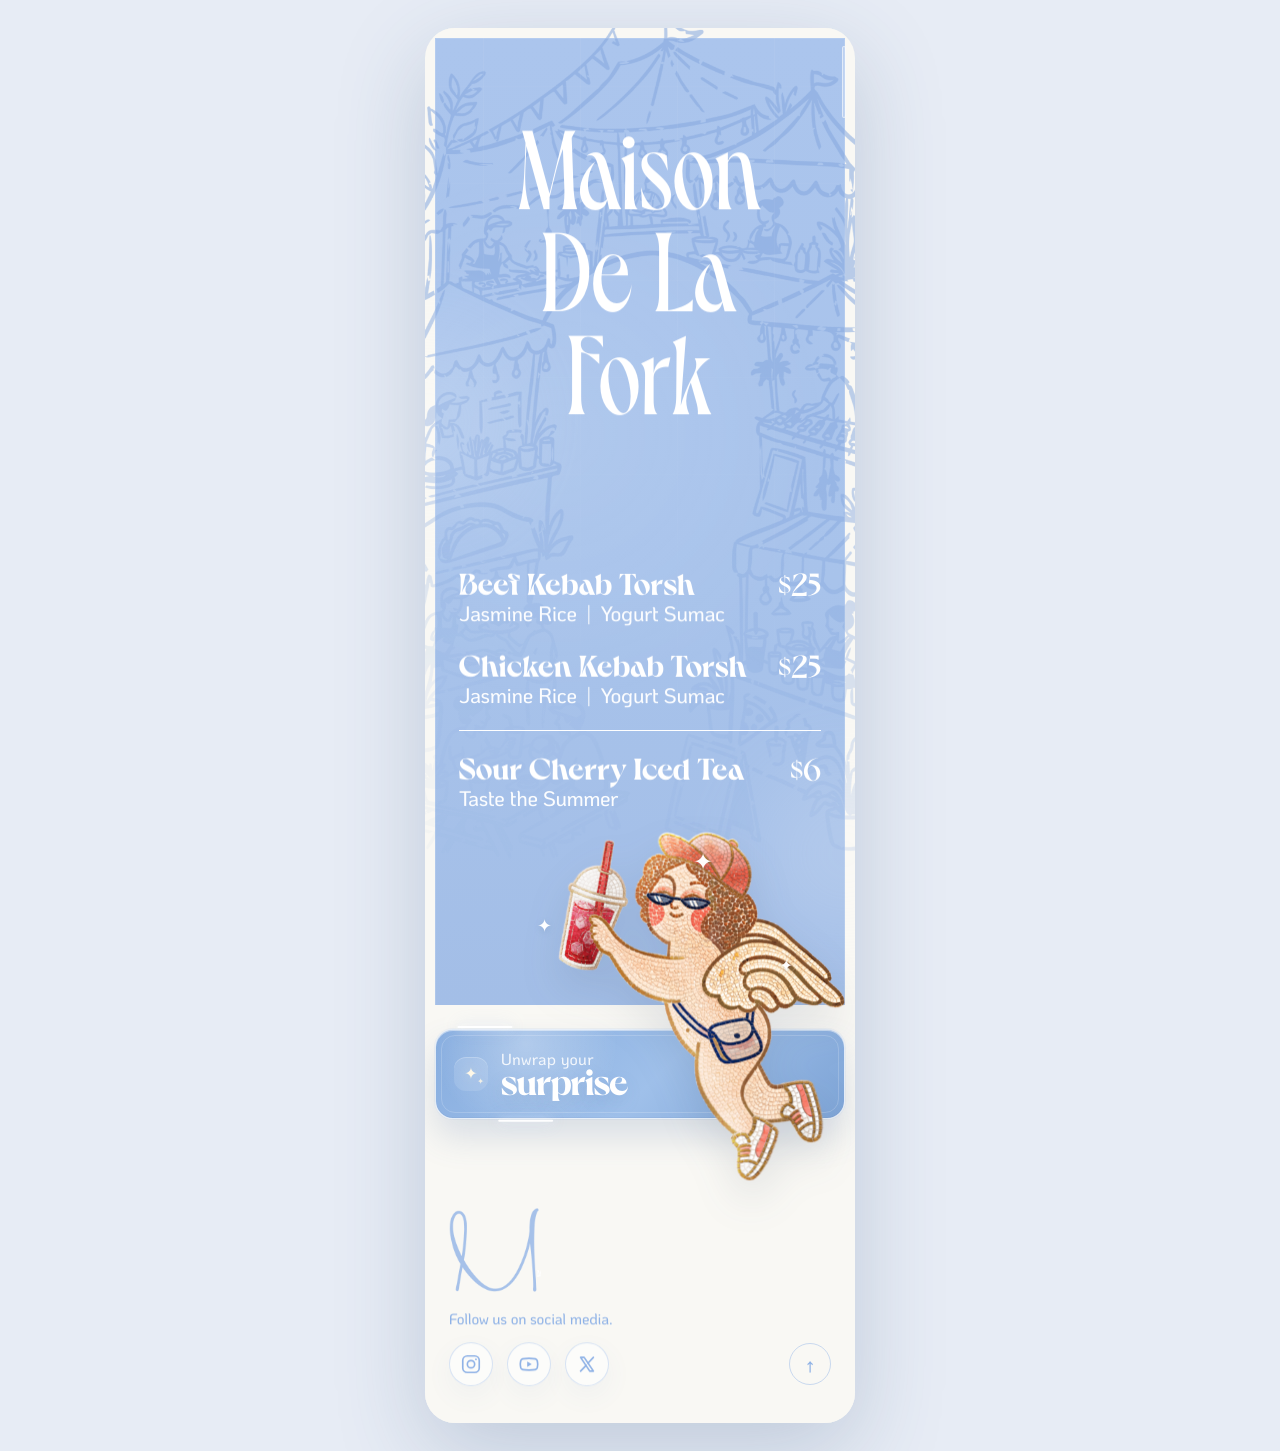
<file: index.html>
<!doctype html>
<html lang="en">
<head>
  <meta charset="utf-8" />
  <meta name="viewport" content="width=device-width, initial-scale=1, viewport-fit=cover" />
  <meta name="theme-color" content="#a8c3eb" />
  <meta name="description" content="Maison De La Fork digital menu" />
  <title>Maison De La Fork — Menu</title>
  <link rel="stylesheet" href="styles.css" />
  <script src="script.js" defer></script>
</head>
<body>
  <div class="page-backdrop" aria-hidden="true"></div>


  <main class="phone-shell" id="top">
    <div class="scroll-progress" aria-hidden="true"><span></span></div>

    <section class="menu-board" aria-labelledby="menu-title">
      <img
        class="background-drawing"
        src="assets/images/BackgroundDrawing.png"
        alt=""
        aria-hidden="true"
        draggable="false"
      />

      <div class="ambient ambient--one" aria-hidden="true"></div>
      <div class="ambient ambient--two" aria-hidden="true"></div>

      <header class="hero">
        <h1 class="hero__title" id="menu-title" aria-label="Maison De La Fork">
          <span class="hero__line">Maison</span>
          <span class="hero__line">De La</span>
          <span class="hero__line">Fork</span>
        </h1>
      </header>

      <div class="menu-content">
        <section class="menu-section" aria-label="Kebabs">
          <article class="menu-item reveal" tabindex="0">
            <div class="menu-item__row">
              <h2>Beef Kebab Torsh</h2>
              <p class="price" aria-label="25 dollars"><span class="currency-sign" aria-hidden="true">$</span>25</p>
            </div>
            <p class="menu-item__meta">Jasmine Rice <span aria-hidden="true">|</span> Yogurt Sumac</p>
          </article>

          <article class="menu-item reveal" tabindex="0">
            <div class="menu-item__row">
              <h2>Chicken Kebab Torsh</h2>
              <p class="price" aria-label="25 dollars"><span class="currency-sign" aria-hidden="true">$</span>25</p>
            </div>
            <p class="menu-item__meta">Jasmine Rice <span aria-hidden="true">|</span> Yogurt Sumac</p>
          </article>
        </section>

        <div class="section-rule reveal" aria-hidden="true"><span></span></div>

        <section class="menu-section drinks" aria-label="Drinks">
          <article class="menu-item reveal" tabindex="0">
            <div class="menu-item__row">
              <h2>Sour Cherry Iced Tea</h2>
              <p class="price" aria-label="6 dollars"><span class="currency-sign" aria-hidden="true">$</span>6</p>
            </div>
            <p class="menu-item__meta">Taste the Summer</p>
          </article>
        </section>
      </div>

      <div class="cupid-stage" aria-hidden="true">
        <div class="spark spark--one">✦</div>
        <div class="spark spark--two">✦</div>
        <div class="spark spark--three">✦</div>

        <img
          class="cupid"
          src="assets/images/cupid.png"
          alt=""
          draggable="false"
        />
      </div>
    </section>

    <footer class="site-footer">
      <div class="giveaway-cta-wrap reveal">
        <svg
          class="giveaway-cta__orbit"
          viewBox="0 0 310 96"
          preserveAspectRatio="none"
          aria-hidden="true"
          focusable="false"
        >
          <rect x="3" y="3" width="304" height="90" rx="18" pathLength="100"></rect>
        </svg>

        <div class="giveaway-cta__motion">
          <a
            class="giveaway-cta"
            href="giveaway.html"
            aria-label="Unwrap your surprise"
          >
            <span class="giveaway-cta__spark-group" aria-hidden="true">
              <span class="giveaway-cta__spark giveaway-cta__spark--main">✦</span>
              <span class="giveaway-cta__spark giveaway-cta__spark--mini">✦</span>
            </span>

            <span class="giveaway-cta__content">
              <span class="giveaway-cta__eyebrow">Unwrap your</span>
              <span class="giveaway-cta__headline">surprise</span>
            </span>
          </a>
        </div>
      </div>

      <div class="footer-social-block reveal">
        <div class="footer-brand-line">
          <img class="brand-logo" src="assets/images/Logo.png" alt="Maison De La Fork" draggable="false" />
          <p class="footer-tagline">Follow us on social media.</p>
        </div>

        <nav class="socials" aria-label="Social media">
          <a href="https://instagram.com/maisondelafork" target="_blank" rel="noopener noreferrer" aria-label="Maison De La Fork on Instagram">
            <svg viewBox="0 0 24 24" aria-hidden="true" focusable="false">
              <rect x="3" y="3" width="18" height="18" rx="5"></rect>
              <circle cx="12" cy="12" r="4"></circle>
              <circle class="social-icon__fill" cx="17.4" cy="6.7" r="1"></circle>
            </svg>
          </a>
          <a href="https://www.youtube.com/@MaisonDeLaFork" target="_blank" rel="noopener noreferrer" aria-label="Maison De La Fork on YouTube">
            <svg viewBox="0 0 24 24" aria-hidden="true" focusable="false">
              <path d="M21 8.2a3 3 0 0 0-2.1-2.1C17 5.6 12 5.6 12 5.6s-5 0-6.9.5A3 3 0 0 0 3 8.2 31 31 0 0 0 2.5 12 31 31 0 0 0 3 15.8a3 3 0 0 0 2.1 2.1c1.9.5 6.9.5 6.9.5s5 0 6.9-.5a3 3 0 0 0 2.1-2.1 31 31 0 0 0 .5-3.8 31 31 0 0 0-.5-3.8Z"></path>
              <path class="social-icon__fill" d="m10 9 5 3-5 3V9Z"></path>
            </svg>
          </a>
          <a href="https://x.com/forkmaison" target="_blank" rel="noopener noreferrer" aria-label="Maison De La Fork on X">
            <svg viewBox="0 0 24 24" aria-hidden="true" focusable="false">
              <path d="M5 4.5h3.9l10.1 15H15L5 4.5Z"></path>
              <path d="m5 19.5 6.1-6.3M13 10.9l6-6.4"></path>
            </svg>
          </a>
        </nav>
      </div>

      <a class="back-to-top" href="#top" aria-label="Back to top">↑</a>
    </footer>
  </main>

  <noscript>
    <style>
      .hero__line, .reveal { opacity: 1; transform: none; filter: none; clip-path: none; }
    </style>
  </noscript>
</body>
</html>
</file>
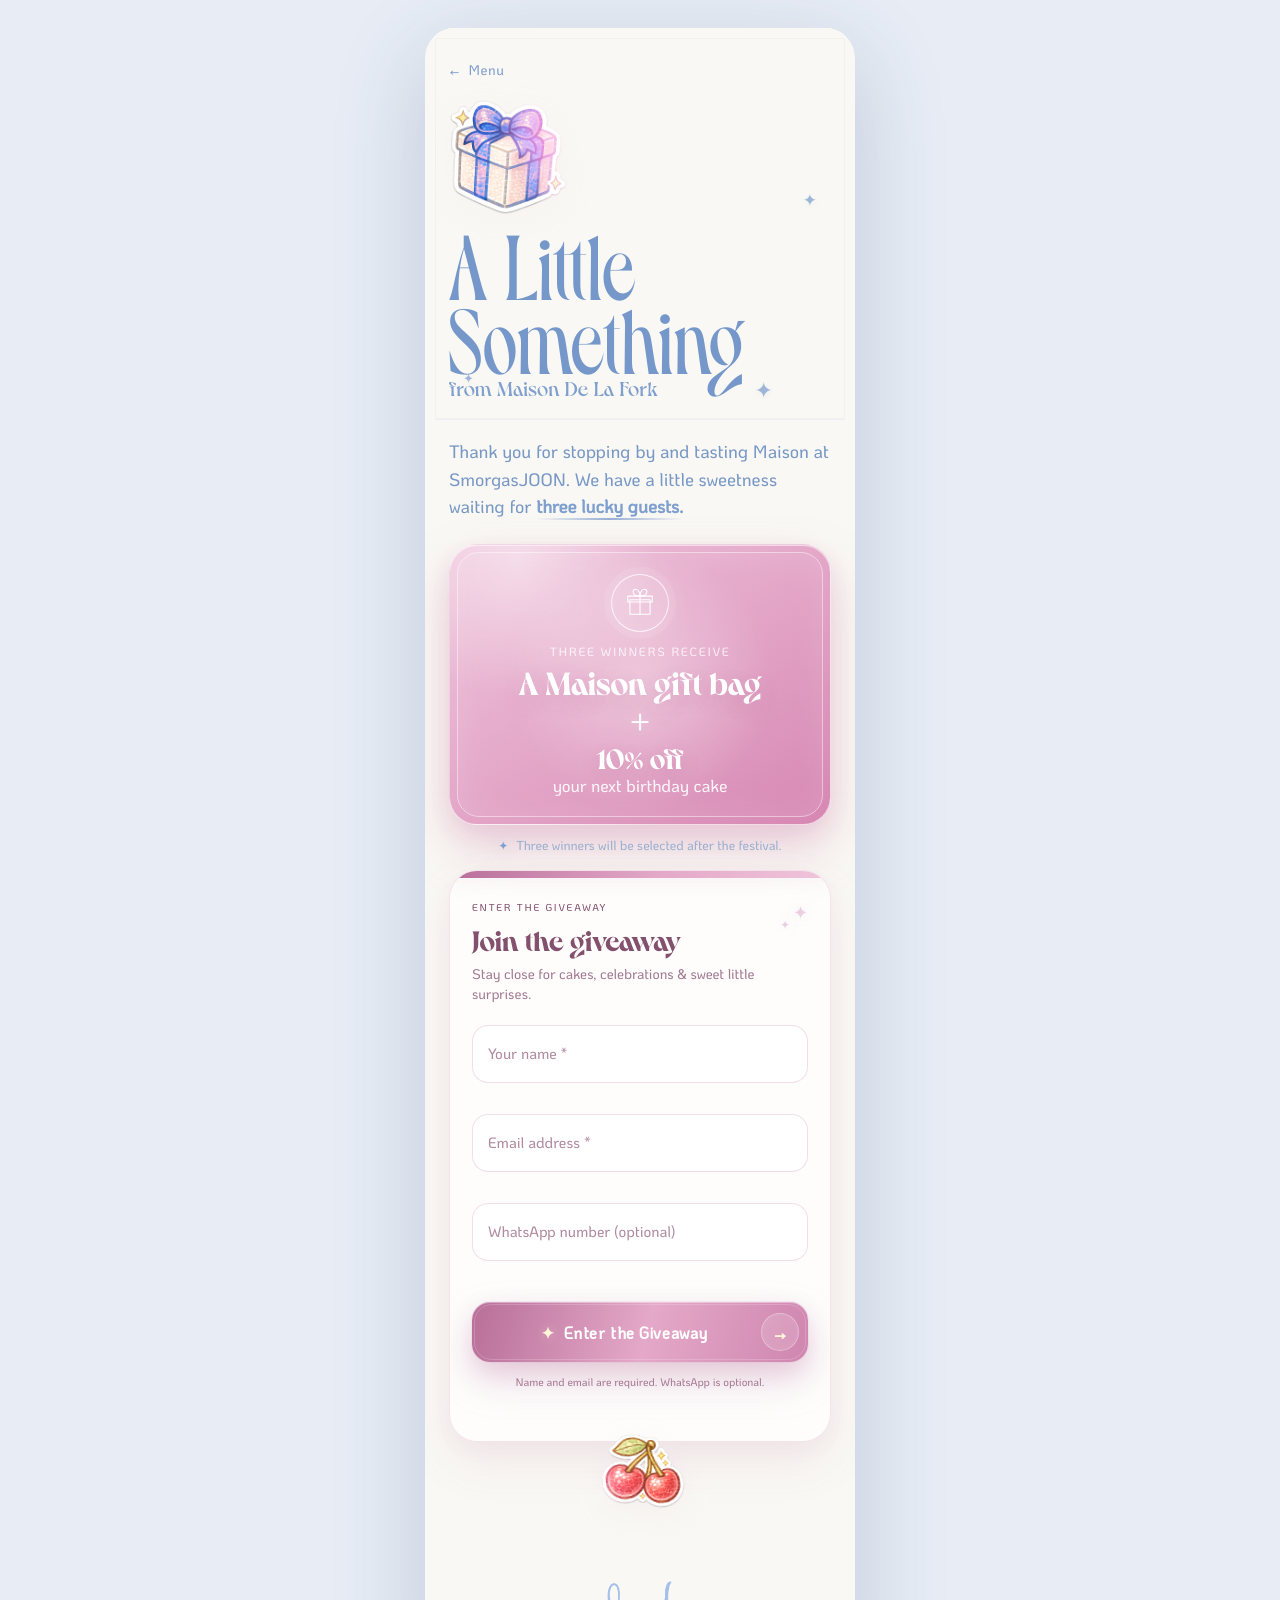
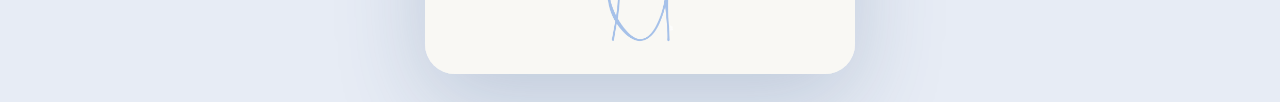
<file: giveaway.html>
<!doctype html>
<html lang="en">
<head>
  <meta charset="utf-8" />
  <meta name="viewport" content="width=device-width, initial-scale=1, viewport-fit=cover" />
  <meta name="theme-color" content="#f9f8f4" />
  <meta name="description" content="Enter the Maison De La Fork SmorgasJOON giveaway." />
  <title>Maison De La Fork — Giveaway</title>
  <link rel="stylesheet" href="giveaway.css" />
  <script src="giveaway.js" defer></script>
</head>
<body>
  <div class="page-backdrop" aria-hidden="true"></div>

  <main class="giveaway-shell" id="top">
    <section class="giveaway-hero" aria-labelledby="giveaway-title">
      <a class="back-link" href="index.html" aria-label="Back to the menu">
        <span aria-hidden="true">←</span>
        <span>Menu</span>
      </a>

      <div class="hero-brand hero-brand--gift">
        <img
          src="assets/images/giftbox.png"
          alt="Gift box"
          draggable="false"
        />
      </div>

      <div class="hero-copy">
        <h1 id="giveaway-title">
          <span>A Little</span>
          <span>Something</span>
        </h1>
        <p class="hero-subtitle">from Maison De La Fork</p>
      </div>

      <div class="hero-spark hero-spark--one" aria-hidden="true">✦</div>
      <div class="hero-spark hero-spark--two" aria-hidden="true">✦</div>
      <div class="hero-spark hero-spark--three" aria-hidden="true">✦</div>
    </section>

    <section class="giveaway-content">
      <div class="intro-copy reveal">
        <p>
          Thank you for stopping by and tasting Maison at SmorgasJOON.
          We have a little sweetness waiting for <strong>three lucky guests.</strong>
        </p>
      </div>

      <article class="prize-card reveal" aria-label="Giveaway prize">
        <div class="prize-card__halo" aria-hidden="true"></div>
        <div class="prize-card__icon" aria-hidden="true">
          <svg viewBox="0 0 64 64" focusable="false">
            <path d="M13 26h38v27H13z"></path>
            <path d="M9 19h46v11H9z"></path>
            <path d="M32 19v34"></path>
            <path d="M32 19c-7 0-13-3-13-8 0-3 2-5 5-5 5 0 8 7 8 13Z"></path>
            <path d="M32 19c7 0 13-3 13-8 0-3-2-5-5-5-5 0-8 7-8 13Z"></path>
          </svg>
        </div>

        <p class="prize-card__kicker">Three winners receive</p>
        <h2>A Maison gift bag</h2>
        <div class="prize-plus" aria-hidden="true">+</div>
        <p class="prize-discount"><strong>10% off</strong> your next birthday cake</p>
      </article>

      <p class="winner-note reveal">
        <span aria-hidden="true">✦</span>
        Three winners will be selected after the festival.
      </p>

      <section class="entry-panel reveal" aria-labelledby="entry-title">
        <div class="entry-panel__heading">
          <p class="step-label">ENTER THE GIVEAWAY</p>
          <h2 id="entry-title">Join the giveaway</h2>
          <p>Stay close for cakes, celebrations &amp; sweet little surprises.</p>
        </div>

        <!-- Patrick: connect this form action to a secure WordPress/Mailchimp endpoint before launch. -->
        <form id="giveaway-form" class="giveaway-form" action="#" method="post" novalidate>
          <div class="field">
            <input
              id="giveaway-name"
              name="name"
              type="text"
              autocomplete="name"
              placeholder=" "
              minlength="2"
              required
            />
            <label for="giveaway-name">Your name *</label>
            <span class="field__line" aria-hidden="true"></span>
            <p class="field__error" data-error-for="giveaway-name"></p>
          </div>

          <div class="field">
            <input
              id="giveaway-email"
              name="email"
              type="email"
              autocomplete="email"
              inputmode="email"
              placeholder=" "
              required
            />
            <label for="giveaway-email">Email address *</label>
            <span class="field__line" aria-hidden="true"></span>
            <p class="field__error" data-error-for="giveaway-email"></p>
          </div>

          <div class="field">
            <input
              id="giveaway-whatsapp"
              name="whatsapp"
              type="tel"
              autocomplete="tel"
              inputmode="tel"
              placeholder=" "
            />
            <label for="giveaway-whatsapp">WhatsApp number (optional)</label>
            <span class="field__line" aria-hidden="true"></span>
            <p class="field__error" data-error-for="giveaway-whatsapp"></p>
          </div>

          <button class="submit-button" type="submit">
            <span class="submit-button__spark" aria-hidden="true">✦</span>
            <span>Enter the Giveaway</span>
            <span class="submit-button__arrow" aria-hidden="true">→</span>
          </button>

          <p class="form-note">Name and email are required. WhatsApp is optional.</p>
          <div class="form-status" id="form-status" role="status" aria-live="polite"></div>
        </form>

        <div class="success-state" id="success-state" role="status" aria-live="polite" aria-hidden="true">
          <div class="success-state__icon" aria-hidden="true">
            <svg viewBox="0 0 48 48" focusable="false">
              <circle cx="24" cy="24" r="21"></circle>
              <path d="m15.5 24.5 5.8 5.8 11.8-13"></path>
            </svg>
          </div>
          <p class="step-label">ENTRY RECEIVED</p>
          <h2>You’re in!</h2>
          <p>Follow <strong>@MaisonDeLaFork</strong> on Instagram<br />to see the winner announcement.</p>

          <a
            class="success-instagram-button"
            href="https://instagram.com/maisondelafork"
            target="_blank"
            rel="noopener noreferrer"
          >
            <svg viewBox="0 0 24 24" aria-hidden="true" focusable="false">
              <rect x="3" y="3" width="18" height="18" rx="5"></rect>
              <circle cx="12" cy="12" r="4"></circle>
              <circle class="success-instagram-button__dot" cx="17.4" cy="6.7" r="1"></circle>
            </svg>
            <span>Follow @MaisonDeLaFork</span>
            <span class="success-instagram-button__arrow" aria-hidden="true">↗</span>
          </a>

          <a class="success-state__button" href="index.html">
            <span aria-hidden="true">←</span>
            <span>Back to Menu</span>
          </a>
        </div>
      </section>

      <div class="entry-charm reveal" aria-hidden="true">
        <img src="assets/images/cherry.png" alt="" draggable="false" />
      </div>
    </section>

    <footer class="giveaway-footer">
      <img src="assets/images/Logo.png" alt="Maison De La Fork" draggable="false" />
    </footer>
  </main>
</body>
</html>
</file>
<file: styles.css>
@font-face {
  font-family: "Dahlia Condensed";
  src: url("assets/fonts/dahlia-mediumcondensed.woff2") format("woff2");
  font-weight: 500;
  font-style: normal;
  font-display: swap;
}

@font-face {
  font-family: "Dahlia";
  src: url("assets/fonts/dahlia-bold.woff2") format("woff2");
  font-weight: 700;
  font-style: normal;
  font-display: swap;
}

@font-face {
  font-family: "Dahlia";
  src: url("assets/fonts/dahlia-medium.woff2") format("woff2");
  font-weight: 500;
  font-style: normal;
  font-display: swap;
}

@font-face {
  font-family: "KoHo";
  src: url("assets/fonts/KoHo-Medium.woff2") format("woff2");
  font-weight: 500;
  font-style: normal;
  font-display: swap;
}

:root {
  --blue: #a8c3eb;
  --blue-deep: #82a9df;
  --blue-line: #8fb2e6;
  --paper: #f9f8f4;
  --white: #fffdf8;
  --ink: #ffffff;
  --grain-opacity: 0.022;
  --shell-width: 430px;
  --scroll-progress: 0;
  --hero-parallax: 0px;
  --drawing-parallax: 0px;
  --cupid-shift: 0px;
  --cupid-rotate: 0deg;
  --cupid-gap: 20px;
}

* {
  box-sizing: border-box;
}

html {
  scroll-behavior: smooth;
  background: #e7ecf5;
}

body {
  margin: 0;
  min-width: 320px;
  min-height: 100%;
  color: var(--ink);
  background: #e7ecf5;
  font-family: "KoHo", "Trebuchet MS", Arial, sans-serif;
  overflow-x: hidden;
  -webkit-font-smoothing: antialiased;
  text-rendering: geometricPrecision;
}

body::after {
  content: "";
  position: fixed;
  inset: 0;
  z-index: 9999;
  pointer-events: none;
  opacity: var(--grain-opacity);
  background-image: url("data:image/svg+xml,%3Csvg viewBox='0 0 160 160' xmlns='http://www.w3.org/2000/svg'%3E%3Cfilter id='n'%3E%3CfeTurbulence type='fractalNoise' baseFrequency='.78' numOctaves='3' seed='7' stitchTiles='stitch'/%3E%3C/filter%3E%3Crect width='100%25' height='100%25' filter='url(%23n)' opacity='.42'/%3E%3C/svg%3E");
  background-size: 160px 160px;
  mix-blend-mode: soft-light;
}

img {
  display: block;
  max-width: 100%;
}

a {
  color: inherit;
}

::selection {
  color: var(--blue-deep);
  background: rgba(255,255,255,.92);
}

.page-backdrop {
  position: fixed;
  inset: 0;
  z-index: -2;
  background:
    radial-gradient(circle at 20% 10%, rgba(255,255,255,.92), transparent 26rem),
    linear-gradient(135deg, #dfe8f6, #eef1f7 55%, #dbe5f4);
}

.phone-shell {
  position: relative;
  width: min(100%, var(--shell-width));
  min-height: 100svh;
  margin: 0 auto;
  overflow: clip;
  background: var(--paper);
  box-shadow: 0 28px 90px rgba(51, 81, 122, .22);
  isolation: isolate;
}

.scroll-progress {
  position: fixed;
  z-index: 100;
  top: 18px;
  left: calc(50% + min(50vw, 215px) - 13px);
  width: 3px;
  height: 72px;
  padding: 1px;
  overflow: hidden;
  border: 1px solid rgba(255,255,255,.55);
  border-radius: 999px;
  background: rgba(255,255,255,.18);
  backdrop-filter: blur(7px);
}

.scroll-progress span {
  display: block;
  width: 100%;
  height: calc(var(--scroll-progress) * 100%);
  border-radius: inherit;
  background: rgba(255,255,255,.95);
  transition: height .08s linear;
}

.menu-board {
  position: relative;
  min-height: clamp(900px, 218vw, 950px);
  margin: 0 10px;
  border-top: 10px solid var(--paper);
  padding: max(24px, env(safe-area-inset-top)) 24px 0;
  overflow: visible;
  background:
    radial-gradient(circle at 30% 35%, rgba(255,255,255,.08), transparent 34%),
    linear-gradient(180deg, #abc5ed 0%, var(--blue) 48%, #a1bce5 100%);
}

.menu-board::before {
  content: "";
  position: absolute;
  inset: 0;
  z-index: 1;
  pointer-events: none;
  box-shadow: inset 0 0 0 1px rgba(255,255,255,.12);
}

.menu-board::after {
  content: "";
  position: absolute;
  inset: 0;
  z-index: 1;
  pointer-events: none;
  opacity: .22;
  background:
    linear-gradient(90deg, transparent 49.7%, rgba(255,255,255,.24) 50%, transparent 50.3%),
    linear-gradient(0deg, transparent 49.7%, rgba(255,255,255,.14) 50%, transparent 50.3%);
  background-size: 97px 97px;
  mask-image: linear-gradient(to bottom, #000, transparent 66%);
}

.background-drawing {
  position: absolute;
  z-index: 0;
  top: calc(-16px + var(--drawing-parallax));
  left: 50%;
  width: 112%;
  max-width: none;
  opacity: 1;
  transform: translateX(-50%) scale(1.035);
  transform-origin: 50% 0;
  pointer-events: none;
  user-select: none;
}

.hero {
  position: relative;
  z-index: 3;
  padding-top: 52px;
  transform: translate3d(0, var(--hero-parallax), 0);
  will-change: transform;
}

.hero__title {
  margin: 0;
  color: #fff;
  font-family: "Dahlia Condensed", Didot, "Bodoni MT", Georgia, serif;
  font-size: clamp(82px, 24.5vw, 112px);
  font-weight: 500;
  line-height: .86;
  letter-spacing: .01em;
  text-align: center;
  text-wrap: balance;
}

.hero__line {
  display: block;
  padding-bottom: .055em;
  opacity: 0;
  transform: translateY(50px) scale(.965) rotateX(12deg);
  transform-origin: 50% 100%;
  filter: blur(7px);
  clip-path: inset(0 0 100% 0);
  letter-spacing: .035em;
}

body.is-loaded .hero__line {
  animation: titleReveal 1.05s cubic-bezier(.16,1,.3,1) forwards;
}

body.is-loaded .hero__line:nth-child(1) { animation-delay: .16s; }
body.is-loaded .hero__line:nth-child(2) { animation-delay: .28s; }
body.is-loaded .hero__line:nth-child(3) { animation-delay: .40s; }


/* Soft spring inertia: text gently follows the direction of the scroll, then settles naturally. */
.scroll-motion {
  --motion-y: 0px;
  --motion-skew: 0deg;
  transform: translate3d(0, var(--motion-y), 0) skewY(var(--motion-skew));
  transform-origin: 50% 52%;
  will-change: transform;
  backface-visibility: hidden;
}

.menu-content {
  position: relative;
  z-index: 4;
  margin-top: clamp(118px, 30vw, 148px);
}

.menu-section {
  display: grid;
  gap: 23px;
}

.menu-item {
  position: relative;
  outline: none;
  transform-origin: 50% 50%;
  transition: transform .45s cubic-bezier(.2,.75,.25,1), filter .45s, opacity .45s;
}

.menu-item::after {
  content: "";
  position: absolute;
  inset: -10px -12px;
  z-index: -1;
  border-radius: 16px;
  opacity: 0;
  background: rgba(255,255,255,.08);
  transform: scale(.97);
  transition: opacity .3s ease, transform .45s cubic-bezier(.2,.75,.25,1);
}

.menu-item:is(:hover, :focus-visible, .is-active)::after {
  opacity: 1;
  transform: scale(1);
}

.menu-item:is(:hover, :focus-visible, .is-active) {
  transform: translateY(-3px);
}

.menu-item__row {
  display: grid;
  grid-template-columns: minmax(0, 1fr) auto;
  align-items: start;
  gap: 10px;
}

.menu-item h2,
.price {
  margin: 0;
  color: #fff;
}

.menu-item h2 {
  font-family: "Dahlia", Didot, "Bodoni MT", Georgia, serif;
  min-width: 0;
  font-size: clamp(20px, 6.5vw, 30px);
  font-weight: 700;
  line-height: .94;
  letter-spacing: .01em;
  white-space: nowrap;
}

.price {
  min-width: 50px;
  align-self: start;
  font-family: "Dahlia", Didot, "Bodoni MT", Georgia, serif;
  font-size: clamp(24px, 7vw, 32px);
  font-weight: 500;
  line-height: .94;
  text-align: right;
  letter-spacing: .01em;
  white-space: nowrap;
}

.currency-sign {
  display: inline-block;
  margin-right: .02em;
  font-size: .72em;
  line-height: 1;
  vertical-align: .14em;
}

.menu-item__meta {
  margin: 3px 0 0;
  color: rgba(255,255,255,.97);
  font-family: "KoHo", "Trebuchet MS", Arial, sans-serif;
  font-size: clamp(16px, 4.7vw, 21px);
  font-weight: 500;
  line-height: 1.2;
  letter-spacing: -.015em;
}

.menu-item__meta span {
  display: inline-block;
  margin: 0 .22em;
  opacity: .78;
}

.section-rule {
  height: 1px;
  margin: 21px 0 23px;
  overflow: hidden;
  background: rgba(255,255,255,.32);
}

.section-rule span {
  display: block;
  width: 100%;
  height: 100%;
  background: #fff;
  transform: scaleX(0);
  transform-origin: 0 50%;
  transition: transform 1.1s cubic-bezier(.16,1,.3,1) .12s;
}

.section-rule.is-visible span {
  transform: scaleX(1);
}

.reveal {
  opacity: 0;
  transform: translateY(34px) scale(.985);
  filter: blur(5px);
  transition:
    opacity .85s cubic-bezier(.16,1,.3,1),
    transform .85s cubic-bezier(.16,1,.3,1),
    filter .85s cubic-bezier(.16,1,.3,1);
}

.reveal.is-visible {
  opacity: 1;
  transform: translateY(0) scale(1);
  filter: blur(0);
}

.cupid-stage {
  position: relative;
  z-index: 7;
  width: 100%;
  height: clamp(300px, 78vw, 338px);
  margin-top: var(--cupid-gap);
  margin-bottom: -165px;
  pointer-events: none;
}

.cupid {
  position: absolute;
  z-index: 7;
  top: 0;
  right: -24px;
  width: min(79.4%, 345px);
  pointer-events: none;
  user-select: none;
  transform: translate3d(0, var(--cupid-shift), 0) rotate(var(--cupid-rotate));
  transform-origin: 58% 42%;
  will-change: transform;
  filter: drop-shadow(0 20px 20px rgba(56,73,102,.12));
}

.spark {
  position: absolute;
  z-index: 30;
  color: rgba(255,255,255,.98);
  font-size: 24px;
  line-height: 1;
  pointer-events: none;
  isolation: isolate;
  filter: drop-shadow(0 2px 3px rgba(91,124,170,.28));
  animation: sparkle 2.2s ease-in-out infinite;
}

.spark--one { right: 108px; top: 18px; animation-delay: -.4s; }
.spark--two { left: 78px; top: 84px; font-size: 18px; animation-delay: -1.2s; }
.spark--three { right: 28px; top: 126px; font-size: 16px; animation-delay: -.8s; }

.ambient {
  position: absolute;
  z-index: 2;
  width: 180px;
  aspect-ratio: 1;
  border-radius: 50%;
  filter: blur(44px);
  opacity: .15;
  background: #fff;
  pointer-events: none;
}

.ambient--one { top: 26%; left: -100px; }
.ambient--two { right: -90px; bottom: 20%; }

/* Footer composition: CTA sits directly beneath the menu while Cupid overlaps it. */
.site-footer {
  position: relative;
  z-index: 3;
  min-height: 390px;
  padding: 24px 24px 36px;
  color: var(--blue-line);
  background: var(--paper);
}

.giveaway-cta-wrap {
  position: relative;
  width: calc(100% + 28px);
  max-width: none;
  margin: 0 0 0 -14px;
  isolation: isolate;
}

.giveaway-cta__motion {
  position: relative;
  z-index: 2;
  transform-origin: 50% 50%;
  animation: giveawayWiggle 3.9s cubic-bezier(.34,.02,.2,1) infinite;
  will-change: transform;
}

.giveaway-cta__orbit {
  position: absolute;
  z-index: 4;
  inset: -5px;
  width: calc(100% + 10px);
  height: calc(100% + 10px);
  overflow: visible;
  pointer-events: none;
  filter: drop-shadow(0 0 4px rgba(255,255,255,.78)) drop-shadow(0 0 8px rgba(143,178,230,.38));
}

.giveaway-cta__orbit rect {
  fill: none;
  stroke: rgba(255,255,255,.95);
  stroke-width: 2;
  stroke-linecap: round;
  stroke-dasharray: 7 93;
  stroke-dashoffset: 0;
  vector-effect: non-scaling-stroke;
  animation: giveawayOrbit 4.2s linear infinite;
}

.giveaway-cta {
  position: relative;
  isolation: isolate;
  display: grid;
  grid-template-columns: auto minmax(0,1fr);
  align-items: center;
  column-gap: 13px;
  width: 100%;
  min-height: 90px;
  padding: 16px 20px 16px 18px;
  overflow: hidden;
  border: 1px solid rgba(255,255,255,.76);
  border-radius: 18px;
  color: #fff;
  background:
    radial-gradient(circle at 22% 16%, rgba(255,255,255,.30), transparent 28%),
    linear-gradient(135deg, #87addf 0%, #9fc0ea 54%, #7ea4d6 100%);
  box-shadow:
    0 18px 34px rgba(72,108,158,.18),
    inset 0 1px 0 rgba(255,255,255,.48),
    inset 0 -1px 0 rgba(75,107,153,.08),
    0 0 0 1px rgba(130,166,211,.08);
  text-decoration: none;
  transform: translateZ(0);
  transition:
    transform .38s cubic-bezier(.2,.75,.25,1),
    box-shadow .38s ease,
    filter .38s ease;
  animation: giveawayBreath 4.8s ease-in-out infinite;
}

.giveaway-cta::before {
  content: "";
  position: absolute;
  inset: 5px;
  z-index: -1;
  border: 1px solid rgba(255,255,255,.18);
  border-radius: 14px;
  pointer-events: none;
}

.giveaway-cta::after {
  content: "";
  position: absolute;
  top: -70%;
  left: -32%;
  width: 24%;
  height: 240%;
  z-index: 0;
  opacity: .78;
  background: linear-gradient(90deg, transparent, rgba(255,255,255,.86), transparent);
  transform: rotate(16deg) translateX(-230%);
  animation: giveawayShine 5.2s cubic-bezier(.3,.7,.2,1) infinite 1s;
}

.giveaway-cta__spark-group {
  position: relative;
  z-index: 2;
  display: grid;
  place-items: center;
  width: 34px;
  aspect-ratio: 1;
  border-radius: 12px;
  background: rgba(255,255,255,.12);
  box-shadow: inset 0 1px 0 rgba(255,255,255,.22);
}

.giveaway-cta__spark {
  position: absolute;
  color: #fff8e7;
  line-height: 1;
  text-shadow: 0 0 12px rgba(255,248,231,.38);
}

.giveaway-cta__spark--main {
  font-size: 16px;
  animation: sparkle 2.2s ease-in-out infinite;
}

.giveaway-cta__spark--mini {
  right: 4px;
  bottom: 5px;
  font-size: 8px;
  opacity: .85;
  animation: sparkle 2.8s ease-in-out infinite -.9s;
}

.giveaway-cta__content {
  position: relative;
  z-index: 2;
  display: flex;
  flex-direction: column;
  align-items: flex-start;
  justify-content: center;
  min-width: 0;
  padding-right: 4px;
}

.giveaway-cta__eyebrow {
  display: block;
  color: rgba(255,255,255,.86);
  font-family: "KoHo", "Trebuchet MS", Arial, sans-serif;
  font-size: 16px;
  font-weight: 500;
  line-height: 1;
  letter-spacing: .02em;
}

.giveaway-cta__headline {
  display: block;
  margin-top: -3px;
  color: #fff;
  font-family: "Dahlia", Didot, "Bodoni MT", Georgia, serif;
  font-size: clamp(28px, 7.4vw, 36px);
  font-weight: 700;
  line-height: .84;
  letter-spacing: -.02em;
  text-align: left;
  text-shadow: 0 6px 18px rgba(95,127,173,.18);
}


.giveaway-cta:hover,
.giveaway-cta:focus-visible {
  outline: none;
  filter: saturate(1.04) brightness(1.02);
  transform: translateY(-5px) scale(1.012);
  box-shadow:
    0 22px 40px rgba(72,108,158,.24),
    inset 0 1px 0 rgba(255,255,255,.52),
    inset 0 -1px 0 rgba(75,107,153,.08),
    0 0 26px rgba(163,194,234,.26);
}


.giveaway-cta:active {
  transform: translateY(-1px) scale(.988);
}

.footer-social-block {
  width: 100%;
  max-width: 320px;
  margin-top: clamp(74px, 19vw, 88px);
}

.footer-brand-line {
  display: flex;
  flex-direction: column;
  align-items: flex-start;
  gap: 10px;
}

.brand-logo {
  flex: 0 0 auto;
  width: 92px;
  height: auto;
}

.footer-tagline {
  margin: 0;
  font-family: "KoHo", "Trebuchet MS", Arial, sans-serif;
  font-size: 15px;
  font-weight: 500;
  line-height: 1.35;
  letter-spacing: -.01em;
}

.socials {
  display: flex;
  align-items: center;
  gap: 14px;
  margin-top: 14px;
}

.socials a {
  position: relative;
  display: grid;
  width: 44px;
  aspect-ratio: 1;
  place-items: center;
  border: 1px solid rgba(143,178,230,.34);
  border-radius: 50%;
  background: rgba(255,255,255,.52);
  box-shadow: 0 10px 28px rgba(87,119,163,.06);
  transition: transform .35s cubic-bezier(.2,.75,.25,1), background .35s, box-shadow .35s;
}

.socials a::before {
  content: "";
  position: absolute;
  inset: 5px;
  border: 1px solid transparent;
  border-radius: inherit;
  transition: border-color .35s, transform .35s;
}

.socials a:hover,
.socials a:focus-visible {
  outline: none;
  transform: translateY(-5px) rotate(-3deg);
  background: #fff;
  box-shadow: 0 16px 30px rgba(87,119,163,.14);
}

.socials a:hover::before,
.socials a:focus-visible::before {
  border-color: rgba(143,178,230,.34);
  transform: scale(1.08);
}

.socials svg {
  width: 22px;
  height: 22px;
  overflow: visible;
  fill: none;
  stroke: currentColor;
  stroke-width: 1.8;
  stroke-linecap: round;
  stroke-linejoin: round;
}

.socials .social-icon__fill {
  fill: currentColor;
  stroke: none;
}

.back-to-top {
  position: absolute;
  right: 24px;
  bottom: 38px;
  display: grid;
  width: 42px;
  aspect-ratio: 1;
  place-items: center;
  border: 1px solid rgba(143,178,230,.45);
  border-radius: 50%;
  text-decoration: none;
  font: 500 19px/1 "KoHo", sans-serif;
  transition: transform .3s ease, background .3s ease;
}

.back-to-top:hover,
.back-to-top:focus-visible {
  outline: none;
  transform: translateY(-4px);
  background: rgba(143,178,230,.09);
}

@keyframes titleReveal {
  to {
    opacity: 1;
    transform: translateY(0) scale(1) rotateX(0);
    filter: blur(0);
    clip-path: inset(0 0 0 0);
    letter-spacing: .01em;
  }
}


@keyframes sparkle {
  0%, 100% { transform: scale(.55) rotate(0); opacity: .35; }
  45% { transform: scale(1.1) rotate(24deg); opacity: 1; }
  70% { transform: scale(.85) rotate(40deg); opacity: .65; }
}

@keyframes giveawayWiggle {
  0%, 52%, 100% { transform: rotate(0deg) scale(1); }
  57% { transform: rotate(-2.4deg) scale(1.012); }
  61% { transform: rotate(2deg) scale(1.016); }
  65% { transform: rotate(-1.35deg) scale(1.01); }
  69% { transform: rotate(.82deg) scale(1.006); }
  73% { transform: rotate(-.35deg) scale(1.002); }
  77% { transform: rotate(0deg) scale(1); }
}

@keyframes giveawayOrbit {
  to { stroke-dashoffset: -100; }
}

@keyframes giveawayBreath {
  0%, 100% {
    box-shadow:
      0 11px 28px rgba(72,108,158,.18),
      0 0 0 0 rgba(143,178,230,0),
      inset 0 1px 0 rgba(255,255,255,.45),
      inset 0 -1px 0 rgba(75,107,153,.1);
  }
  50% {
    box-shadow:
      0 14px 31px rgba(72,108,158,.23),
      0 0 0 7px rgba(143,178,230,.07),
      inset 0 1px 0 rgba(255,255,255,.5),
      inset 0 -1px 0 rgba(75,107,153,.1);
  }
}

@keyframes giveawayShine {
  0%, 68% { transform: rotate(17deg) translateX(-190%); }
  88%, 100% { transform: rotate(17deg) translateX(610%); }
}

@keyframes giveawaySpark {
  0%, 100% { opacity: .55; transform: scale(.82) rotate(0deg); }
  48% { opacity: 1; transform: scale(1.12) rotate(24deg); }
}

@keyframes giveawayBowFloat {
  0%, 100% { transform: rotate(8deg) translateY(0) scale(1); }
  50% { transform: rotate(4deg) translateY(-4px) scale(1.035); }
}

@keyframes giveawayBowSpark {
  0%, 100% { opacity: .55; transform: scale(.72) rotate(0deg); }
  46% { opacity: 1; transform: scale(1.14) rotate(22deg); }
}

@media (min-width: 520px) {
  body { padding: 28px 0; }

  .phone-shell {
    min-height: calc(100svh - 56px);
    border-radius: 30px;
  }

  .scroll-progress {
    top: 46px;
  }
}


@media (max-width: 370px) {
  .giveaway-cta-wrap {
    width: calc(100% + 20px);
    margin-left: -10px;
  }

  .giveaway-cta {
    min-height: 76px;
    padding-left: 18px;
    padding-right: 72px;
  }

  .giveaway-cta__label {
    max-width: calc(100% - 112px);
    font-size: 15.5px;
    letter-spacing: -.03em;
  }
  .giveaway-cta__bow { top: -21px; right: 5px; width: 68px; height: 68px; }
  .menu-board { padding-inline: 20px; }
  .hero { padding-top: 44px; }
  .menu-content { margin-top: 96px; }
  .menu-item h2 { font-size: clamp(19px, 6.25vw, 23px); }
  .price { font-size: clamp(23px, 7vw, 27px); }
  .menu-item__meta { font-size: 15px; }
  .site-footer { padding-inline: 20px; }
}

@media (prefers-reduced-motion: reduce) {
  :root { --text-nudge: 0px; }
  html { scroll-behavior: auto; }
  *, *::before, *::after {
    animation-duration: .01ms !important;
    animation-iteration-count: 1 !important;
    scroll-behavior: auto !important;
    transition-duration: .01ms !important;
  }
  .hero__line, .reveal { opacity: 1; transform: none; filter: none; clip-path: none; }
}
</file>
<file: giveaway.css>
@font-face {
  font-family: "Dahlia Condensed";
  src: url("assets/fonts/dahlia-mediumcondensed.woff2") format("woff2");
  font-weight: 500;
  font-style: normal;
  font-display: swap;
}

@font-face {
  font-family: "Dahlia";
  src: url("assets/fonts/dahlia-bold.woff2") format("woff2");
  font-weight: 700;
  font-style: normal;
  font-display: swap;
}

@font-face {
  font-family: "Dahlia";
  src: url("assets/fonts/dahlia-medium.woff2") format("woff2");
  font-weight: 500;
  font-style: normal;
  font-display: swap;
}

@font-face {
  font-family: "KoHo";
  src: url("assets/fonts/KoHo-Medium.woff2") format("woff2");
  font-weight: 500;
  font-style: normal;
  font-display: swap;
}

:root {
  --blue: #a8c3eb;
  --blue-deep: #82a9df;
  --blue-ink: #8fb2e6;
  --paper: #f9f8f4;
  --white: #fffdf8;
  --text: #665d69;
  --muted: #8d838f;
  --blush: #efd2dc;
  --peach: #e9b5ad;
  --butter: #f4dda5;
  --lilac: #d4c8e7;
  --mint: #bfd8cf;
  --rose: #e0bcd1;
  --rose-pale: #f5e8ef;
  --rose-soft: #d2a3be;
  --rose-mid: #aa708f;
  --rose-deep: #82536d;
  --rose-dark: #58384b;
  --champagne: #fff0c9;
  --berry: var(--rose-mid);
  --berry-deep: var(--rose-deep);
  --berry-mid: var(--rose-mid);
  --berry-light: var(--rose);
  --shell-width: 430px;
  --content-edge: 24px;
  --hero-frame: 10px;
  --grain-opacity: .018;
}

* { box-sizing: border-box; }

html {
  scroll-behavior: smooth;
  background: #e7ecf5;
}

body {
  margin: 0;
  min-width: 320px;
  min-height: 100%;
  overflow-x: hidden;
  color: var(--text);
  background: #e7ecf5;
  font-family: "KoHo", "Trebuchet MS", Arial, sans-serif;
  -webkit-font-smoothing: antialiased;
  text-rendering: geometricPrecision;
}

body::after {
  content: "";
  position: fixed;
  inset: 0;
  z-index: 9999;
  pointer-events: none;
  opacity: var(--grain-opacity);
  background-image: url("data:image/svg+xml,%3Csvg viewBox='0 0 160 160' xmlns='http://www.w3.org/2000/svg'%3E%3Cfilter id='n'%3E%3CfeTurbulence type='fractalNoise' baseFrequency='.78' numOctaves='3' seed='9' stitchTiles='stitch'/%3E%3C/filter%3E%3Crect width='100%25' height='100%25' filter='url(%23n)' opacity='.38'/%3E%3C/svg%3E");
  background-size: 160px 160px;
  mix-blend-mode: soft-light;
}

img { display: block; max-width: 100%; }
a { color: inherit; }
button, input { font: inherit; }

.page-backdrop {
  position: fixed;
  inset: 0;
  z-index: -1;
  background:
    radial-gradient(circle at 20% 10%, rgba(255,255,255,.92), transparent 26rem),
    linear-gradient(135deg, #dfe8f6, #eef1f7 55%, #dbe5f4);
}

.giveaway-shell {
  width: min(100%, var(--shell-width));
  min-height: 100svh;
  margin: 0 auto;
  overflow: clip;
  background: var(--paper);
  box-shadow: 0 28px 90px rgba(51,81,122,.22);
  isolation: isolate;
}

.giveaway-hero {
  position: relative;
  margin: 0 var(--hero-frame);
  border-top: 10px solid var(--paper);
  border-bottom: 1px solid rgba(127,159,206,.1);
  padding:
    max(18px, env(safe-area-inset-top))
    calc(var(--content-edge) - var(--hero-frame))
    20px;
  overflow: hidden;
  color: var(--blue-ink);
  background: var(--paper);
}

.giveaway-hero::before {
  content: "";
  position: absolute;
  inset: 0;
  z-index: 1;
  pointer-events: none;
  box-shadow: inset 0 0 0 1px rgba(127,159,206,.08);
}

.giveaway-hero::after {
  content: "";
  position: absolute;
  inset: 0;
  z-index: 1;
  pointer-events: none;
  opacity: .08;
  background:
    linear-gradient(90deg, transparent 49.7%, rgba(127,159,206,.22) 50%, transparent 50.3%),
    linear-gradient(0deg, transparent 49.7%, rgba(127,159,206,.14) 50%, transparent 50.3%);
  background-size: 94px 94px;
  mask-image: linear-gradient(to bottom, #000, transparent 80%);
}


.back-link,
.hero-brand,
.hero-copy,
.hero-spark {
  position: relative;
  z-index: 3;
}

.back-link {
  display: inline-flex;
  align-items: center;
  gap: 8px;
  padding: 4px 0;
  color: rgba(117,151,202,.92);
  text-decoration: none;
  font-size: 14px;
  letter-spacing: .04em;
  transition: transform .3s ease, opacity .3s ease;
}

.back-link:hover,
.back-link:focus-visible {
  outline: none;
  opacity: .82;
  transform: translateX(-3px);
}

.hero-brand {
  display: flex;
  align-items: center;
  margin-top: 15px;
}

.hero-brand img {
  width: clamp(64px, 18vw, 76px);
  height: auto;
  object-fit: contain;
  object-position: left center;
  filter: none;
}

.hero-copy {
  width: 100%;
  margin-top: 16px;
}

.hero-copy h1 {
  margin: 0;
  font-family: "Dahlia Condensed", Didot, "Bodoni MT", Georgia, serif;
  color: var(--rose-deep);
  text-shadow: 0 6px 24px rgba(224,188,209,.18);
  font-size: clamp(72px, 20.8vw, 92px);
  font-weight: 500;
  line-height: .79;
  letter-spacing: .01em;
}

.hero-copy h1 span {
  display: block;
  padding-bottom: .018em;
  opacity: 0;
  transform: translateY(38px);
  filter: blur(5px);
}


body.is-ready .hero-copy h1 span {
  animation: heroReveal .95s cubic-bezier(.16,1,.3,1) forwards;
}

body.is-ready .hero-copy h1 span:nth-child(2) { animation-delay: .12s; }

.hero-subtitle {
  margin: 4px 0 0;
  color: #886d7d;
  font-family: "Dahlia", Didot, "Bodoni MT", Georgia, serif;
  font-size: 20px;
  font-weight: 500;
  line-height: 1.08;
  letter-spacing: .025em;
  opacity: 0;
  transform: translateY(14px);
}

body.is-ready .hero-subtitle {
  animation: fadeUp .8s cubic-bezier(.16,1,.3,1) .28s forwards;
}

.hero-spark {
  position: absolute;
  color: rgba(127,159,206,.72);
  line-height: 1;
  filter: drop-shadow(0 2px 3px rgba(91,124,170,.12));
  animation: sparkle 2.6s ease-in-out infinite;
}

.hero-spark--one { right: 28px; top: 154px; color: var(--peach); font-size: 17px; }
.hero-spark--two { right: 72px; bottom: 18px; color: var(--lilac); font-size: 22px; animation-delay: -.9s; }
.hero-spark--three { left: 28px; bottom: 34px; color: var(--butter); font-size: 13px; animation-delay: -1.5s; }

.giveaway-content {
  position: relative;
  padding: 18px var(--content-edge) 42px;
  background: var(--paper);
}

.intro-copy {
  font-size: 18px;
  line-height: 1.52;
}

.intro-copy p { margin: 0; }
.intro-copy strong {
  position: relative;
  color: var(--rose-deep);
  font-weight: 600;
  white-space: nowrap;
}

.intro-copy strong::after {
  content: "";
  position: absolute;
  left: 0;
  right: 0;
  bottom: -2px;
  height: 2px;
  border-radius: 999px;
  background: linear-gradient(90deg, transparent, rgba(224,188,209,.85), transparent);
}

.prize-card {
  position: relative;
  margin-top: 30px;
  padding: 29px 26px 27px;
  overflow: hidden;
  border: 1px solid rgba(255,255,255,.42);
  border-radius: 28px;
  color: var(--rose-dark);
  text-align: center;
  background:
    linear-gradient(145deg, #e0bcd1 0%, #d2a3be 50%, #bd84a5 100%);
  box-shadow:
    0 24px 52px rgba(170,112,143,.25),
    0 10px 24px rgba(130,83,109,.14),
    inset 0 1px 0 rgba(255,255,255,.42);
  isolation: isolate;
}

.prize-card::before {
  content: "";
  position: absolute;
  top: -45%;
  left: -70%;
  width: 48%;
  height: 190%;
  z-index: 1;
  pointer-events: none;
  opacity: .4;
  background: linear-gradient(90deg, transparent, rgba(255,255,255,.78), transparent);
  transform: rotate(18deg);
  animation: cardGleam 5.6s cubic-bezier(.3,.7,.2,1) infinite 1.4s;
}

.prize-card::after {
  content: "";
  position: absolute;
  inset: 7px;
  z-index: 1;
  border: 1px solid rgba(255,255,255,.40);
  border-radius: 22px;
  pointer-events: none;
  box-shadow: inset 0 0 30px rgba(255,255,255,.12);
}

.prize-card__halo {
  position: absolute;
  left: 50%;
  top: 48%;
  width: 280px;
  aspect-ratio: 1;
  z-index: 0;
  border-radius: 50%;
  background: radial-gradient(circle, rgba(255,240,201,.42), rgba(255,240,201,0) 68%);
  transform: translate(-50%, -50%);
  filter: blur(4px);
  animation: haloPulse 3.8s ease-in-out infinite;
}

.prize-card__icon {
  position: relative;
  z-index: 2;
  display: grid;
  width: 58px;
  aspect-ratio: 1;
  margin: 0 auto 12px;
  place-items: center;
  border: 1px solid rgba(255,255,255,.70);
  border-radius: 50%;
  color: var(--champagne);
  background: rgba(255,255,255,.22);
  box-shadow:
    0 0 0 7px rgba(255,255,255,.08),
    0 0 28px rgba(255,240,201,.30);
}

.prize-card__icon svg {
  width: 34px;
  height: 34px;
  fill: none;
  stroke: currentColor;
  stroke-width: 2;
  stroke-linecap: round;
  stroke-linejoin: round;
}

.prize-card__kicker {
  position: relative;
  z-index: 2;
  margin: 0 0 6px;
  font-size: 12px;
  letter-spacing: .14em;
  text-transform: uppercase;
  color: rgba(88,56,75,.70);
  opacity: 1;
}

.prize-card h2 {
  position: relative;
  z-index: 2;
  margin: 0;
  font-family: "Dahlia", Didot, "Bodoni MT", Georgia, serif;
  color: var(--rose-dark);
  font-size: 32px;
  font-weight: 700;
  line-height: 1;
  text-shadow: 0 5px 20px rgba(255,255,255,.24);
}

.prize-plus {
  position: relative;
  z-index: 2;
  margin: 7px 0 5px;
  font-family: "KoHo", "Trebuchet MS", Arial, sans-serif;
  font-size: 30px;
  font-weight: 500;
  line-height: 1;
  color: var(--champagne);
  opacity: 1;
  text-shadow: 0 0 18px rgba(255,240,201,.52);
}

.prize-discount {
  position: relative;
  z-index: 2;
  max-width: 230px;
  margin: 0 auto;
  color: rgba(88,56,75,.88);
  font-size: 17px;
  line-height: 1.24;
}

.prize-discount strong {
  display: block;
  margin-bottom: 1px;
  font-family: "Dahlia", Didot, "Bodoni MT", Georgia, serif;
  color: var(--champagne);
  font-size: 28px;
  font-weight: 700;
  text-shadow: 0 0 18px rgba(255,240,201,.34);
}

.winner-note {
  display: flex;
  align-items: center;
  justify-content: center;
  gap: 8px;
  margin: 17px 0 0;
  padding: 0 8px;
  color: #82737d;
  text-align: center;
  font-size: 13px;
  line-height: 1.45;
}

.winner-note span {
  color: var(--berry-light);
  font-size: 12px;
  filter: drop-shadow(0 0 7px rgba(224,188,209,.55));
}

.entry-panel {
  position: relative;
  margin-top: 20px;
  padding: 30px 22px 24px;
  overflow: hidden;
  border: 1px solid rgba(170,112,143,.20);
  border-radius: 28px;
  background: var(--white);
  box-shadow:
    0 20px 48px rgba(170,112,143,.11),
    0 8px 24px rgba(130,83,109,.06);
}

.entry-panel::before {
  content: "";
  position: absolute;
  inset: 0 0 auto;
  height: 6px;
  background: linear-gradient(90deg, #82536d 0%, #aa708f 52%, #e0bcd1 100%);
  box-shadow: 0 0 20px rgba(224,188,209,.42);
}

.step-label {
  margin: 0 0 8px;
  color: var(--berry-mid);
  font-size: 10px;
  letter-spacing: .18em;
}

.entry-panel__heading h2 {
  margin: 0;
  color: var(--berry-deep);
  font-family: "Dahlia", Didot, "Bodoni MT", Georgia, serif;
  font-weight: 700;
}

.entry-panel__heading h2 { font-size: 28px; }

.entry-panel__heading > p:last-child {
  margin: 8px 0 0;
  color: var(--muted);
  font-size: 14px;
  line-height: 1.4;
}

.giveaway-form { margin-top: 28px; }

.field {
  position: relative;
  margin-bottom: 19px;
}

.field input {
  width: 100%;
  height: 58px;
  padding: 20px 16px 8px;
  border: 1px solid rgba(170,112,143,.24);
  border-radius: 16px;
  outline: none;
  color: #655462;
  background: rgba(255,253,249,.88);
  transition: border-color .3s ease, box-shadow .3s ease, background .3s ease;
}

.field label {
  position: absolute;
  top: 18px;
  left: 16px;
  pointer-events: none;
  color: #9a8794;
  font-size: 15px;
  transform-origin: 0 0;
  transition: transform .24s ease, color .24s ease;
}

.field input:focus,
.field input:not(:placeholder-shown) {
  border-color: rgba(170,112,143,.66);
  background: #fff;
  box-shadow:
    0 0 0 4px rgba(224,188,209,.24),
    0 12px 26px rgba(130,83,109,.08);
}

.field input:focus + label,
.field input:not(:placeholder-shown) + label {
  color: var(--berry);
  transform: translateY(-9px) scale(.77);
}

.field.is-invalid input {
  border-color: rgba(183,104,112,.58);
  box-shadow: 0 0 0 3px rgba(183,104,112,.08);
}

.field__line { display: none; }

.field__error {
  min-height: 16px;
  margin: 5px 2px 0;
  color: #b06f78;
  font-size: 11px;
  line-height: 1.35;
}


.submit-button {
  position: relative;
  display: flex;
  width: 100%;
  min-height: 58px;
  margin-top: 24px;
  align-items: center;
  justify-content: center;
  gap: 9px;
  padding: 14px 51px 14px 20px;
  overflow: hidden;
  border: 0;
  border-radius: 999px;
  color: #fffdf8;
  background: linear-gradient(105deg, #82536d 0%, #aa708f 50%, #c98fac 100%);
  box-shadow:
    0 18px 38px rgba(170,112,143,.30),
    0 8px 22px rgba(130,83,109,.17),
    inset 0 1px 0 rgba(255,255,255,.34),
    0 0 0 1px rgba(130,83,109,.09);
  cursor: pointer;
  letter-spacing: .035em;
  font-weight: 600;
  transition: transform .32s cubic-bezier(.2,.75,.25,1), box-shadow .32s ease, filter .32s ease;
  animation: buttonBreath 3.6s ease-in-out infinite;
}

.submit-button::after {
  content: "";
  position: absolute;
  inset: 2px;
  border: 1px solid rgba(255,255,255,.18);
  border-radius: inherit;
  pointer-events: none;
}

.submit-button::before {
  content: "";
  position: absolute;
  top: -80%;
  left: -42%;
  width: 29%;
  height: 260%;
  opacity: .82;
  background: linear-gradient(90deg, transparent, rgba(255,255,255,.88), transparent);
  transform: rotate(17deg) translateX(-190%);
  animation: buttonShine 5s cubic-bezier(.3,.7,.2,1) infinite 1.1s;
}

.submit-button:hover,
.submit-button:focus-visible {
  outline: none;
  transform: translateY(-4px) scale(1.01);
  filter: saturate(1.08) brightness(1.04);
  box-shadow:
    0 23px 44px rgba(170,112,143,.38),
    0 10px 26px rgba(130,83,109,.20),
    0 0 32px rgba(224,188,209,.46);
}

.submit-button:active { transform: translateY(-1px) scale(.985); }
.submit-button__spark {
  color: var(--champagne);
  font-size: 15px;
  text-shadow: 0 0 12px rgba(247,220,168,.42);
  animation: sparkle 2.2s ease-in-out infinite;
}
.submit-button__arrow {
  position: absolute;
  right: 9px;
  display: grid;
  width: 38px;
  aspect-ratio: 1;
  place-items: center;
  border: 1px solid rgba(255,255,255,.35);
  border-radius: 50%;
  color: var(--champagne);
  background: rgba(255,255,255,.12);
  box-shadow: inset 0 0 14px rgba(255,255,255,.05);
  font-size: 17px;
}

.form-note {
  margin: 13px 0 0;
  color: var(--muted);
  text-align: center;
  font-size: 11px;
}

.form-status {
  min-height: 20px;
  margin-top: 8px;
  text-align: center;
  font-size: 12px;
  line-height: 1.4;
}

.form-status.is-error { color: #b06f78; }
.form-status.is-success { color: #6e9b7d; }
.form-status.is-preview { color: var(--berry-mid); }


.success-state {
  display: none;
  min-height: 420px;
  padding: 30px 8px 16px;
  align-items: center;
  justify-content: center;
  flex-direction: column;
  text-align: center;
}

.entry-panel.is-success .entry-panel__heading,
.entry-panel.is-success .giveaway-form {
  display: none;
}

.entry-panel.is-success .success-state {
  display: flex;
  animation: successReveal .72s cubic-bezier(.16,1,.3,1) both;
}

.success-state__icon {
  display: grid;
  width: 78px;
  aspect-ratio: 1;
  margin-bottom: 20px;
  place-items: center;
  border-radius: 50%;
  color: #fff;
  background: linear-gradient(145deg, #c98fac, #82536d);
  box-shadow:
    0 18px 36px rgba(170,112,143,.22),
    0 0 0 8px rgba(224,188,209,.20);
}

.success-state__icon svg {
  width: 48px;
  height: 48px;
  overflow: visible;
  fill: none;
  stroke: currentColor;
  stroke-width: 2.2;
  stroke-linecap: round;
  stroke-linejoin: round;
}

.success-state .step-label {
  margin-bottom: 10px;
}

.success-state h2 {
  margin: 0;
  color: var(--berry-deep);
  font-family: "Dahlia", Didot, "Bodoni MT", Georgia, serif;
  font-size: 38px;
  font-weight: 700;
  line-height: 1;
}

.success-state > p:not(.step-label) {
  max-width: 255px;
  margin: 14px auto 22px;
  color: var(--muted);
  font-size: 14px;
  line-height: 1.5;
}


.success-instagram-button {
  display: flex;
  width: min(100%, 310px);
  min-height: 54px;
  margin: 0 auto 14px;
  align-items: center;
  justify-content: center;
  gap: 10px;
  padding: 12px 14px;
  border: 2px solid transparent;
  border-radius: 16px;
  color: #735781;
  background:
    linear-gradient(#fff, #fff) padding-box,
    linear-gradient(115deg, #f9ce34 0%, #ee2a7b 46%, #6228d7 100%) border-box;
  box-shadow: 0 12px 28px rgba(174, 52, 126, .12);
  text-decoration: none;
  font-size: 13px;
  font-weight: 600;
  transition: transform .3s ease, box-shadow .3s ease;
}

.success-instagram-button:hover,
.success-instagram-button:focus-visible {
  outline: none;
  transform: translateY(-3px);
  box-shadow: 0 17px 32px rgba(174, 52, 126, .2);
}

.success-instagram-button svg {
  width: 23px;
  height: 23px;
  flex: 0 0 auto;
  fill: none;
  stroke: #c13584;
  stroke-width: 1.8;
}

.success-instagram-button__dot {
  fill: #c13584;
  stroke: none;
}

.success-instagram-button__arrow {
  margin-left: auto;
  color: #833ab4;
  font-size: 17px;
}

.success-state__button {
  display: inline-flex;
  margin-top: 2px;
  min-height: 50px;
  align-items: center;
  justify-content: center;
  gap: 9px;
  padding: 13px 24px;
  border: 1px solid rgba(199,183,230,.48);
  border-radius: 999px;
  color: #7b77a4;
  background: rgba(255,255,255,.88);
  box-shadow: 0 10px 26px rgba(120,101,146,.08);
  text-decoration: none;
  transition: transform .3s ease, box-shadow .3s ease;
}

.success-state__button:hover,
.success-state__button:focus-visible {
  outline: none;
  transform: translateY(-3px);
  box-shadow: 0 15px 30px rgba(82,115,163,.14);
}

.reveal {
  opacity: 0;
  transform: translateY(28px);
  filter: blur(4px);
  transition:
    opacity .8s cubic-bezier(.16,1,.3,1),
    transform .8s cubic-bezier(.16,1,.3,1),
    filter .8s cubic-bezier(.16,1,.3,1);
}

.reveal.is-visible {
  opacity: 1;
  transform: translateY(0);
  filter: blur(0);
}

.giveaway-footer {
  display: grid;
  place-items: center;
  padding: 22px 24px calc(28px + env(safe-area-inset-bottom));
  background: var(--paper);
}

.giveaway-footer img {
  width: 66px;
  height: auto;
  margin: 0 auto;
  object-fit: contain;
}

@keyframes successReveal {
  from { opacity: 0; transform: translateY(18px) scale(.985); filter: blur(4px); }
  to { opacity: 1; transform: translateY(0) scale(1); filter: blur(0); }
}

@keyframes heroReveal {
  to { opacity: 1; transform: translateY(0); filter: blur(0); }
}

@keyframes fadeUp {
  to { opacity: 1; transform: translateY(0); }
}

@keyframes sparkle {
  0%, 100% { transform: scale(.58) rotate(0); opacity: .36; }
  48% { transform: scale(1.08) rotate(24deg); opacity: 1; }
  72% { transform: scale(.84) rotate(38deg); opacity: .66; }
}

@keyframes buttonShine {
  0%, 67% { transform: rotate(17deg) translateX(-190%); }
  88%, 100% { transform: rotate(17deg) translateX(620%); }
}


@keyframes cardGleam {
  0%, 64% { transform: rotate(18deg) translateX(-210%); }
  86%, 100% { transform: rotate(18deg) translateX(720%); }
}

@keyframes haloPulse {
  0%, 100% { opacity: .48; transform: translate(-50%, -50%) scale(.92); }
  50% { opacity: .9; transform: translate(-50%, -50%) scale(1.08); }
}

@keyframes buttonBreath {
  0%, 100% { box-shadow: 0 18px 38px rgba(85,35,64,.26), 0 8px 22px rgba(85,35,64,.16), inset 0 1px 0 rgba(255,255,255,.30), 0 0 0 1px rgba(85,35,64,.08); }
  50% { box-shadow: 0 21px 44px rgba(85,35,64,.32), 0 9px 24px rgba(85,35,64,.18), inset 0 1px 0 rgba(255,255,255,.32), 0 0 24px rgba(143,84,121,.16); }
}

@media (min-width: 520px) {
  body { padding: 28px 0; }
  .giveaway-shell { border-radius: 30px; }
}

@media (max-width: 370px) {
  :root { --content-edge: 20px; }
  .hero-copy h1 { font-size: clamp(68px, 21vw, 78px); }
  .entry-panel { padding-inline: 18px; }
  .success-instagram-button { font-size: 12px; }
}

@media (prefers-reduced-motion: reduce) {
  html { scroll-behavior: auto; }
  *, *::before, *::after {
    animation-duration: .01ms !important;
    animation-iteration-count: 1 !important;
    scroll-behavior: auto !important;
    transition-duration: .01ms !important;
  }
  .hero-copy h1 span,
  .hero-subtitle,
  .reveal {
    opacity: 1;
    transform: none;
    filter: none;
  }
}




/* V19 — restored blue interface with a brighter blush-pink prize card */
:root {
  --blue: #a8c3eb;
  --blue-deep: #7f9fce;
  --blue-ink: #7597ca;
  --text: #7898c6;
  --muted: #9aafd0;
  --pink-card-light: #efc5dc;
  --pink-card-mid: #e3a5c7;
  --pink-card-deep: #d687b2;
}

.hero-copy h1 {
  color: var(--blue-ink);
  text-shadow: none;
}

.hero-subtitle {
  color: var(--blue-deep);
}

.hero-spark--one,
.hero-spark--two,
.hero-spark--three {
  color: rgba(127,159,206,.74);
}

.intro-copy strong {
  color: var(--blue-deep);
  font-weight: 600;
}

.intro-copy strong::after {
  background: linear-gradient(90deg, transparent, rgba(127,159,206,.82), transparent);
}

/* Brighter, polished pastel-pink prize card */
.prize-card {
  margin-top: 24px;
  border-color: rgba(255,255,255,.56);
  color: #fff;
  background:
    radial-gradient(circle at 18% 5%, rgba(255,255,255,.46), transparent 34%),
    linear-gradient(145deg, var(--pink-card-light) 0%, var(--pink-card-mid) 52%, var(--pink-card-deep) 100%);
  box-shadow:
    0 24px 52px rgba(202,116,164,.27),
    0 10px 24px rgba(179,91,139,.15),
    inset 0 1px 0 rgba(255,255,255,.55);
}

.prize-card::after {
  border-color: rgba(255,255,255,.48);
  box-shadow: inset 0 0 34px rgba(255,255,255,.13);
}

.prize-card__halo {
  background: radial-gradient(circle, rgba(255,255,255,.36), rgba(255,255,255,0) 68%);
}

.prize-card__icon {
  color: #fff;
  border-color: rgba(255,255,255,.78);
  background: rgba(255,255,255,.18);
  box-shadow:
    0 0 0 7px rgba(255,255,255,.08),
    0 0 28px rgba(255,255,255,.22);
}

.prize-card__kicker {
  color: rgba(255,255,255,.78);
}

.prize-card h2 {
  color: #fff;
  text-shadow: 0 6px 22px rgba(151,62,111,.18);
}

.prize-plus {
  color: rgba(255,255,255,.94);
  text-shadow: 0 0 18px rgba(255,255,255,.34);
}

.prize-discount {
  color: rgba(255,255,255,.90);
}

.prize-discount strong {
  color: #fff;
  text-shadow: 0 5px 20px rgba(151,62,111,.18);
}

.winner-note {
  margin-top: 12px;
  color: var(--muted);
}

.winner-note span {
  color: var(--blue-deep);
  filter: drop-shadow(0 0 7px rgba(127,159,206,.38));
}

.entry-panel {
  margin-top: 14px;
  border-color: rgba(127,159,206,.20);
  background: rgba(255,255,255,.62);
  box-shadow:
    0 20px 48px rgba(90,120,163,.08),
    0 8px 24px rgba(72,108,158,.04);
}

.entry-panel::before {
  background: linear-gradient(90deg, #7597ca 0%, #9ab8e2 52%, #c4d6f0 100%);
  box-shadow: 0 0 20px rgba(127,159,206,.30);
}

.step-label,
.entry-panel__heading h2 {
  color: var(--blue-deep);
}

.giveaway-form {
  margin-top: 24px;
}

.field {
  margin-bottom: 14px;
}

.field input {
  border-color: rgba(127,159,206,.27);
  color: #6f8db8;
  background: rgba(255,255,255,.78);
}

.field label {
  color: #9aafd0;
}

.field input:focus,
.field input:not(:placeholder-shown) {
  border-color: rgba(127,159,206,.66);
  box-shadow:
    0 0 0 4px rgba(168,195,235,.18),
    0 10px 24px rgba(85,117,164,.08);
}

.field input:focus + label,
.field input:not(:placeholder-shown) + label {
  color: var(--blue-deep);
}

.field__error {
  min-height: 13px;
  margin-top: 4px;
}

.submit-button {
  color: #fff;
  background: linear-gradient(105deg, #7597ca 0%, #9bb9e4 50%, #7f9fce 100%);
  box-shadow:
    0 18px 38px rgba(72,108,158,.25),
    0 8px 22px rgba(72,108,158,.14),
    inset 0 1px 0 rgba(255,255,255,.38),
    0 0 0 1px rgba(72,108,158,.08);
}

.submit-button:hover,
.submit-button:focus-visible {
  box-shadow:
    0 23px 44px rgba(72,108,158,.32),
    0 10px 26px rgba(72,108,158,.18),
    0 0 32px rgba(168,195,235,.42);
}

.submit-button__spark,
.submit-button__arrow {
  color: #fff;
}

.form-status.is-preview {
  color: var(--blue-deep);
}

.success-state__icon {
  background: linear-gradient(145deg, #a8c5ec, #84a7d9);
  box-shadow:
    0 18px 36px rgba(72,108,158,.20),
    0 0 0 8px rgba(127,159,206,.08);
}

.success-state h2 {
  color: var(--blue-deep);
}

.success-state__button {
  border-color: rgba(127,159,206,.28);
  color: var(--blue-deep);
}

@keyframes buttonBreath {
  0%, 100% {
    box-shadow: 0 18px 38px rgba(72,108,158,.25), 0 8px 22px rgba(72,108,158,.14), inset 0 1px 0 rgba(255,255,255,.38), 0 0 0 1px rgba(72,108,158,.08);
  }
  50% {
    box-shadow: 0 21px 44px rgba(72,108,158,.31), 0 9px 24px rgba(72,108,158,.17), inset 0 1px 0 rgba(255,255,255,.40), 0 0 25px rgba(168,195,235,.25);
  }
}


/* V20 — blush-pink lower panel matched to the prize card */
:root {
  --panel-pink-1: #f0c5db;
  --panel-pink-2: #e4a8c8;
  --panel-pink-3: #cf86af;
  --panel-pink-4: #b86f99;
  --panel-pink-ink: #996889;
  --panel-pink-deep: #83506d;
  --panel-pink-softtext: #a37b93;
}

.entry-panel {
  margin-top: 14px;
  border-color: rgba(207, 134, 175, .22);
  background: rgba(255,255,255,.74);
  box-shadow:
    0 20px 48px rgba(188,111,153,.10),
    0 8px 24px rgba(184,111,153,.06);
}

.entry-panel::before {
  height: 7px;
  background: linear-gradient(90deg, var(--panel-pink-4) 0%, var(--panel-pink-2) 55%, var(--panel-pink-1) 100%);
  box-shadow: 0 0 20px rgba(224,188,209,.42);
}

.entry-panel__heading {
  position: relative;
  padding-right: 38px;
}

.entry-panel__heading::before,
.entry-panel__heading::after {
  position: absolute;
  line-height: 1;
  color: #e9cfe0;
  text-shadow: 0 0 10px rgba(224,188,209,.55);
  animation: sparkle 2.6s ease-in-out infinite;
}

.entry-panel__heading::before {
  content: "✦";
  top: 2px;
  right: 0;
  font-size: 18px;
}

.entry-panel__heading::after {
  content: "✦";
  top: 18px;
  right: 18px;
  font-size: 12px;
  animation-delay: -.9s;
}

.step-label,
.entry-panel__heading h2 {
  color: var(--panel-pink-deep);
}

.entry-panel__heading > p:last-child {
  color: var(--panel-pink-softtext);
}

.giveaway-form {
  margin-top: 22px;
}

.field input {
  border-color: rgba(207,134,175,.28);
  color: var(--panel-pink-ink);
  background: rgba(255,255,255,.88);
}

.field label {
  color: #b08ba0;
}

.field input:focus,
.field input:not(:placeholder-shown) {
  border-color: rgba(207,134,175,.70);
  box-shadow:
    0 0 0 4px rgba(224,188,209,.22),
    0 10px 24px rgba(184,111,153,.09);
}

.field input:focus + label,
.field input:not(:placeholder-shown) + label {
  color: var(--panel-pink-4);
}

.form-note,
.form-status.is-preview {
  color: var(--panel-pink-softtext);
}

.submit-button {
  min-height: 60px;
  border-radius: 18px;
  color: #fff;
  background: linear-gradient(105deg, var(--panel-pink-4) 0%, var(--panel-pink-2) 52%, var(--panel-pink-3) 100%);
  box-shadow:
    0 18px 38px rgba(184,111,153,.28),
    0 8px 22px rgba(184,111,153,.16),
    inset 0 1px 0 rgba(255,255,255,.38),
    0 0 0 1px rgba(184,111,153,.08);
}

.submit-button:hover,
.submit-button:focus-visible {
  box-shadow:
    0 23px 44px rgba(184,111,153,.34),
    0 10px 26px rgba(184,111,153,.18),
    0 0 34px rgba(224,188,209,.48);
}

.submit-button__spark {
  color: #fff5d9;
  font-size: 16px;
  text-shadow: 0 0 12px rgba(255,245,217,.45);
}

.submit-button__arrow {
  color: #fff5d9;
  border-color: rgba(255,255,255,.32);
  background: rgba(255,255,255,.14);
}

.success-state .step-label,
.success-state h2 {
  color: var(--panel-pink-deep);
}

.success-state__icon {
  background: linear-gradient(145deg, var(--panel-pink-2), var(--panel-pink-4));
  box-shadow:
    0 18px 36px rgba(184,111,153,.22),
    0 0 0 8px rgba(224,188,209,.18);
}


/* V21 — gift box hero mark and cherry charm */
.hero-brand {
  margin-top: 14px;
}

.hero-brand--gift img {
  width: clamp(92px, 25vw, 118px);
  height: auto;
  object-fit: contain;
  object-position: left center;
  filter: drop-shadow(0 8px 16px rgba(224,188,209,.08));
}

.hero-copy {
  margin-top: 10px;
}

.entry-charm {
  position: relative;
  z-index: 4;
  display: grid;
  place-items: center;
  margin-top: -2px;
  margin-bottom: 6px;
  pointer-events: none;
}

.entry-charm img {
  width: clamp(60px, 18vw, 82px);
  height: auto;
  transform: translateY(-8px) rotate(-5deg);
  transform-origin: 50% 18%;
  filter: drop-shadow(0 8px 14px rgba(224,188,209,.14));
}

.giveaway-footer {
  padding-top: 10px;
}

@media (max-width: 370px) {
  .hero-brand--gift img {
    width: 86px;
  }

  .entry-charm img {
    width: 56px;
  }
}
</file>
